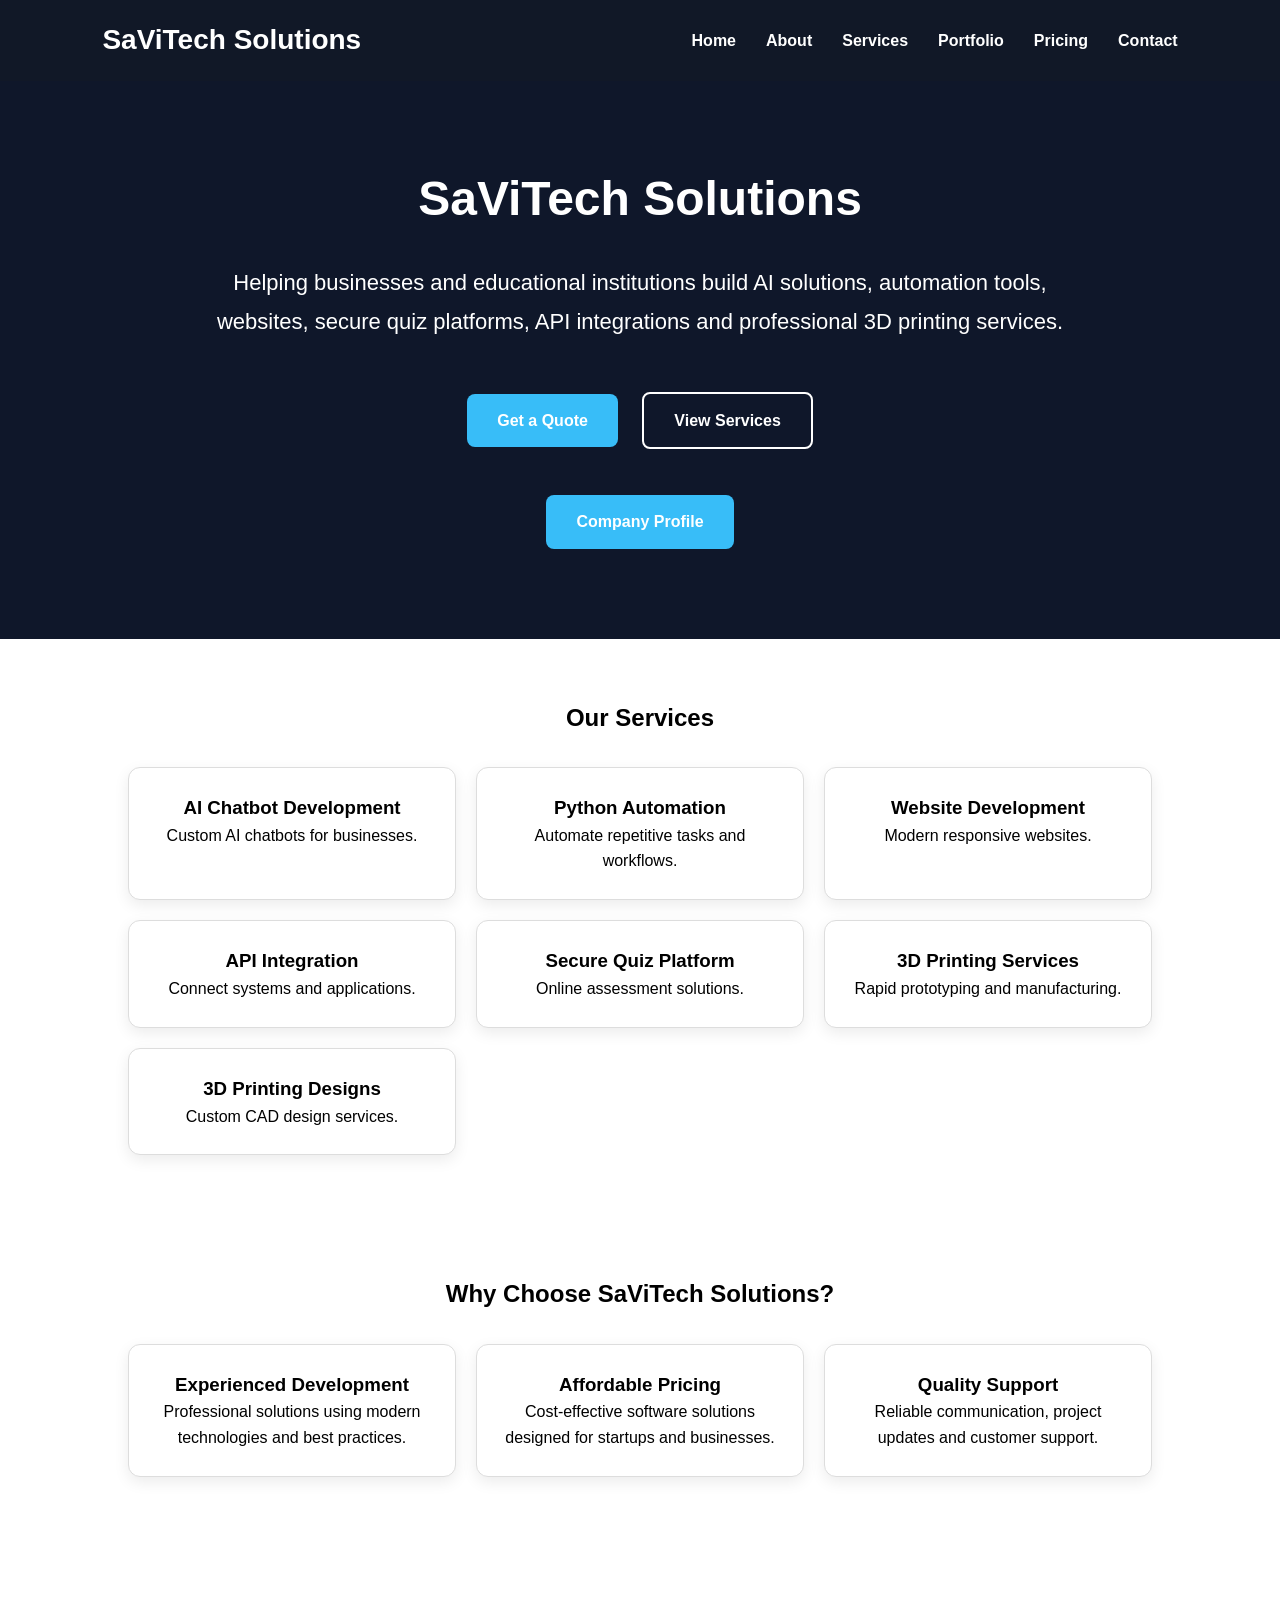
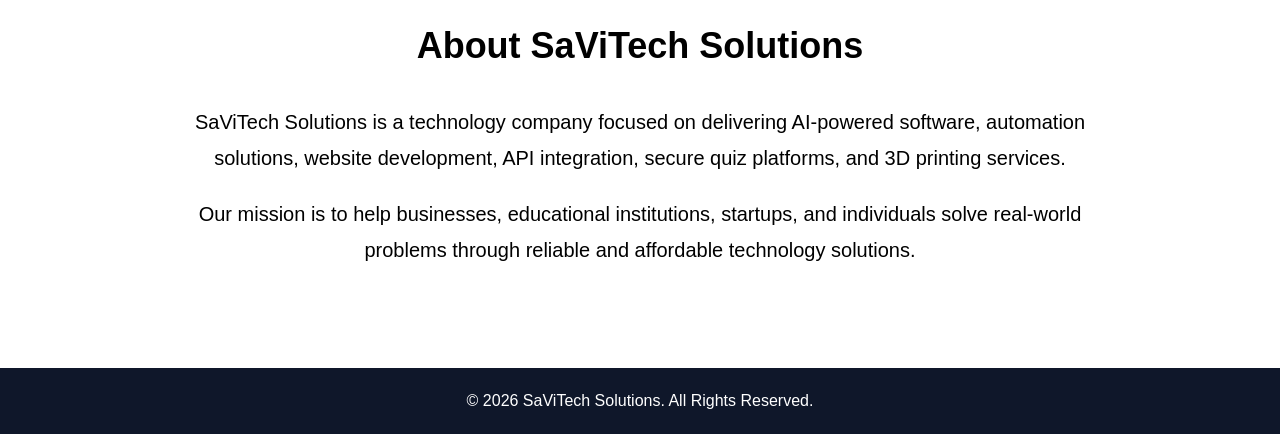
<file: index.html>
<!DOCTYPE html>
<html lang="en">

<head>
<meta charset="UTF-8">
<meta name="viewport" content="width=device-width, initial-scale=1.0">
<title>SaViTech Solutions</title>
<link rel="stylesheet" href="style.css">
</head>

<body>

<nav>

    <div class="logo">

    <a href="index.html">

        SaViTech Solutions

    </a>

    </div>

    <ul>

        <li><a href="index.html">Home</a></li>

        <li><a href="pages/about.html">About</a></li>

        <li><a href="pages/services.html">Services</a></li>

        <li><a href="pages/portfolio.html">Portfolio</a></li>

        <li><a href="pages/pricing.html">Pricing</a></li>

        <li><a href="pages/contact.html">Contact</a></li>

    </ul>

</nav>

<header>

    <h1>SaViTech Solutions</h1>

    <p class="hero-text">

        Helping businesses and educational institutions build AI solutions,
        automation tools, websites, secure quiz platforms,
        API integrations and professional 3D printing services.

    </p>

    <div class="hero-buttons">

        <a class="btn" href="pages/contact.html">
            Get a Quote
        </a>

        <a class="btn btn-outline" href="pages/services.html">
            View Services
        </a>

        <br><br>

        <a href="assets/documents/company-profile.pdf"
            class="btn secondary"
            target="_blank">
            Company Profile
        </a>

    </div>

</header>

<section>
    <h2>Our Services</h2>

    <div class="services">

        <div class="card">
            <h3>AI Chatbot Development</h3>
            <p>Custom AI chatbots for businesses.</p>
        </div>

        <div class="card">
            <h3>Python Automation</h3>
            <p>Automate repetitive tasks and workflows.</p>
        </div>

        <div class="card">
            <h3>Website Development</h3>
            <p>Modern responsive websites.</p>
        </div>

        <div class="card">
            <h3>API Integration</h3>
            <p>Connect systems and applications.</p>
        </div>

        <div class="card">
            <h3>Secure Quiz Platform</h3>
            <p>Online assessment solutions.</p>
        </div>

        <div class="card">
            <h3>3D Printing Services</h3>
            <p>Rapid prototyping and manufacturing.</p>
        </div>

        <div class="card">
            <h3>3D Printing Designs</h3>
            <p>Custom CAD design services.</p>
        </div>

    </div>
</section>

<section>

    <h2>Why Choose SaViTech Solutions?</h2>

    <div class="services">

        <div class="card">

            <h3>Experienced Development</h3>

            <p>Professional solutions using modern technologies and best practices.</p>

        </div>

        <div class="card">

            <h3>Affordable Pricing</h3>

            <p>Cost-effective software solutions designed for startups and businesses.</p>

        </div>

        <div class="card">

            <h3>Quality Support</h3>

            <p>Reliable communication, project updates and customer support.</p>

        </div>

    </div>

</section>

<section class="about">

    <h2>About SaViTech Solutions</h2>

    <p>

        SaViTech Solutions is a technology company focused on delivering
        AI-powered software, automation solutions, website development,
        API integration, secure quiz platforms, and 3D printing services.

    </p>

    <p>

        Our mission is to help businesses, educational institutions,
        startups, and individuals solve real-world problems through
        reliable and affordable technology solutions.

    </p>

</section>

<footer>
    <p>© 2026 SaViTech Solutions. All Rights Reserved.</p>
</footer>

<script src="script.js"></script>

</body>
</html>
</file>
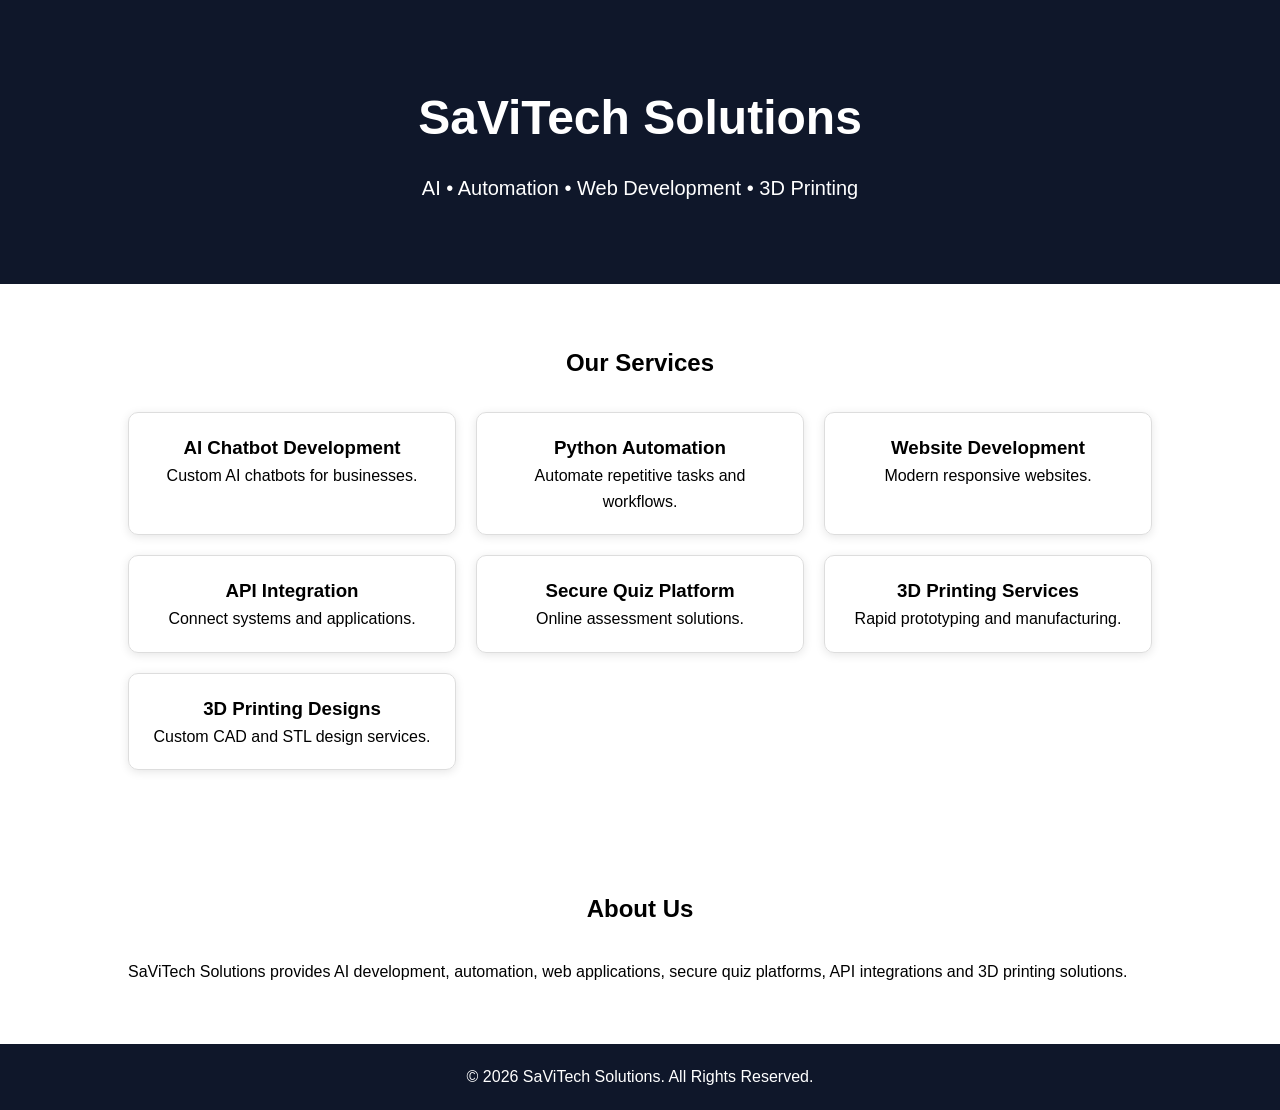
<file: website/index.html>
<!DOCTYPE html>
<html lang="en">

<head>
<meta charset="UTF-8">
<meta name="viewport" content="width=device-width, initial-scale=1.0">
<title>SaViTech Solutions</title>
<link rel="stylesheet" href="style.css">
</head>

<body>

<header>
    <h1>SaViTech Solutions</h1>
    <p>AI • Automation • Web Development • 3D Printing</p>
</header>

<section>
    <h2>Our Services</h2>

    <div class="services">

        <div class="card">
            <h3>AI Chatbot Development</h3>
            <p>Custom AI chatbots for businesses.</p>
        </div>

        <div class="card">
            <h3>Python Automation</h3>
            <p>Automate repetitive tasks and workflows.</p>
        </div>

        <div class="card">
            <h3>Website Development</h3>
            <p>Modern responsive websites.</p>
        </div>

        <div class="card">
            <h3>API Integration</h3>
            <p>Connect systems and applications.</p>
        </div>

        <div class="card">
            <h3>Secure Quiz Platform</h3>
            <p>Online assessment solutions.</p>
        </div>

        <div class="card">
            <h3>3D Printing Services</h3>
            <p>Rapid prototyping and manufacturing.</p>
        </div>

        <div class="card">
            <h3>3D Printing Designs</h3>
            <p>Custom CAD and STL design services.</p>
        </div>

    </div>
</section>

<section>
    <h2>About Us</h2>

    <p>
        SaViTech Solutions provides AI development,
        automation, web applications, secure quiz platforms,
        API integrations and 3D printing solutions.
    </p>
</section>

<footer>
    <p>© 2026 SaViTech Solutions. All Rights Reserved.</p>
</footer>

<script src="script.js"></script>

</body>
</html>
</file>
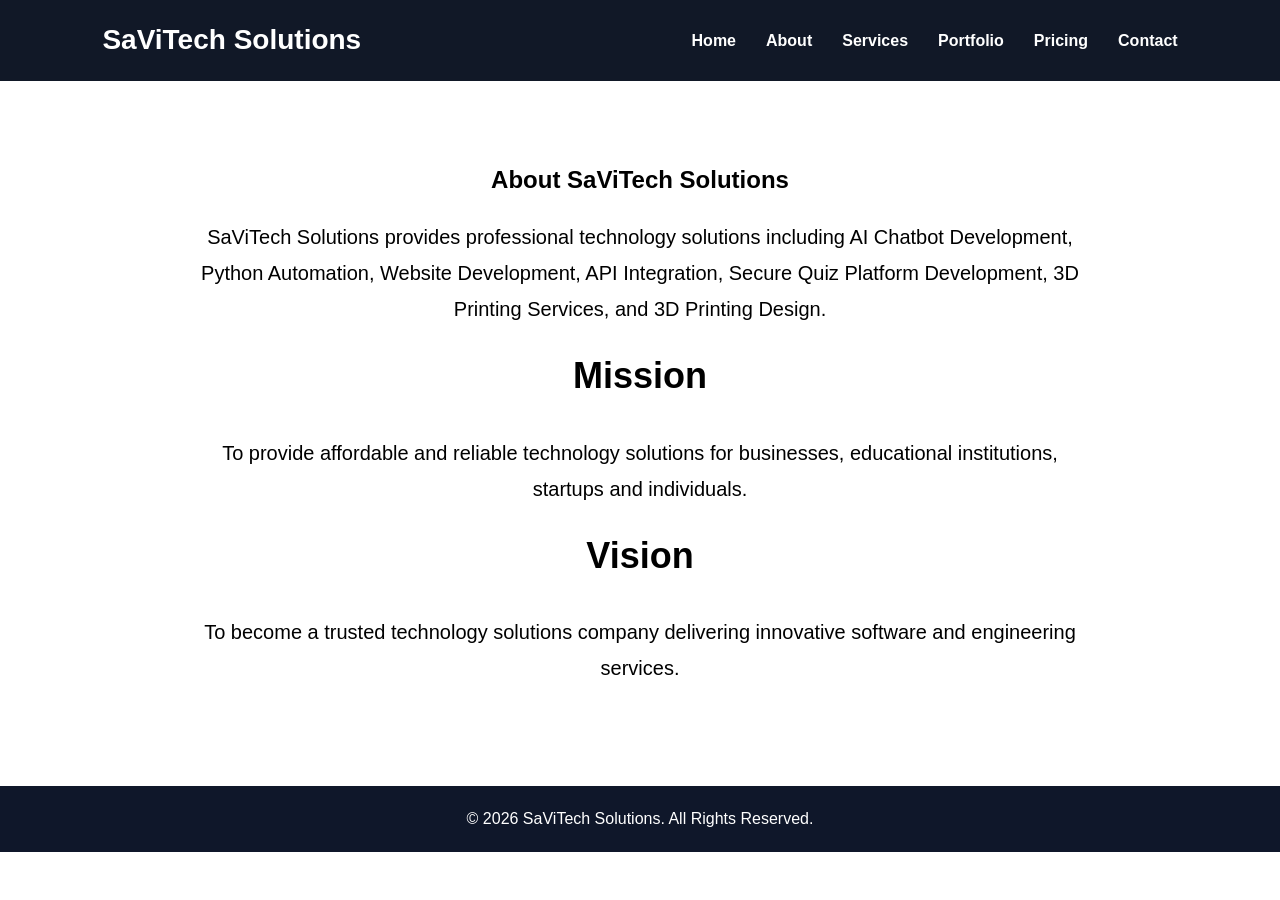
<file: pages/about.html>
<!DOCTYPE html>
<html lang="en">

<head>

<meta charset="UTF-8">

<meta name="viewport" content="width=device-width, initial-scale=1.0">

<title>About - SaViTech Solutions</title>

<link rel="stylesheet" href="../style.css">

</head>

<body>

<nav>

<div class="logo">

    <a href="../index.html">

        SaViTech Solutions

    </a>

</div>

<ul>

<li><a href="../index.html">Home</a></li>

<li><a href="about.html">About</a></li>

<li><a href="services.html">Services</a></li>

<li><a href="portfolio.html">Portfolio</a></li>

<li><a href="pricing.html">Pricing</a></li>

<li><a href="contact.html">Contact</a></li>

</ul>

</nav>

<section class="about">

<h1>About SaViTech Solutions</h1>

<p>

SaViTech Solutions provides professional technology solutions including AI Chatbot Development, Python Automation, Website Development, API Integration, Secure Quiz Platform Development, 3D Printing Services, and 3D Printing Design.

</p>

<h2>Mission</h2>

<p>

To provide affordable and reliable technology solutions for businesses, educational institutions, startups and individuals.

</p>

<h2>Vision</h2>

<p>

To become a trusted technology solutions company delivering innovative software and engineering services.

</p>

</section>

<footer>

<p>

© 2026 SaViTech Solutions. All Rights Reserved.

</p>

</footer>

</body>

</html>
</file>
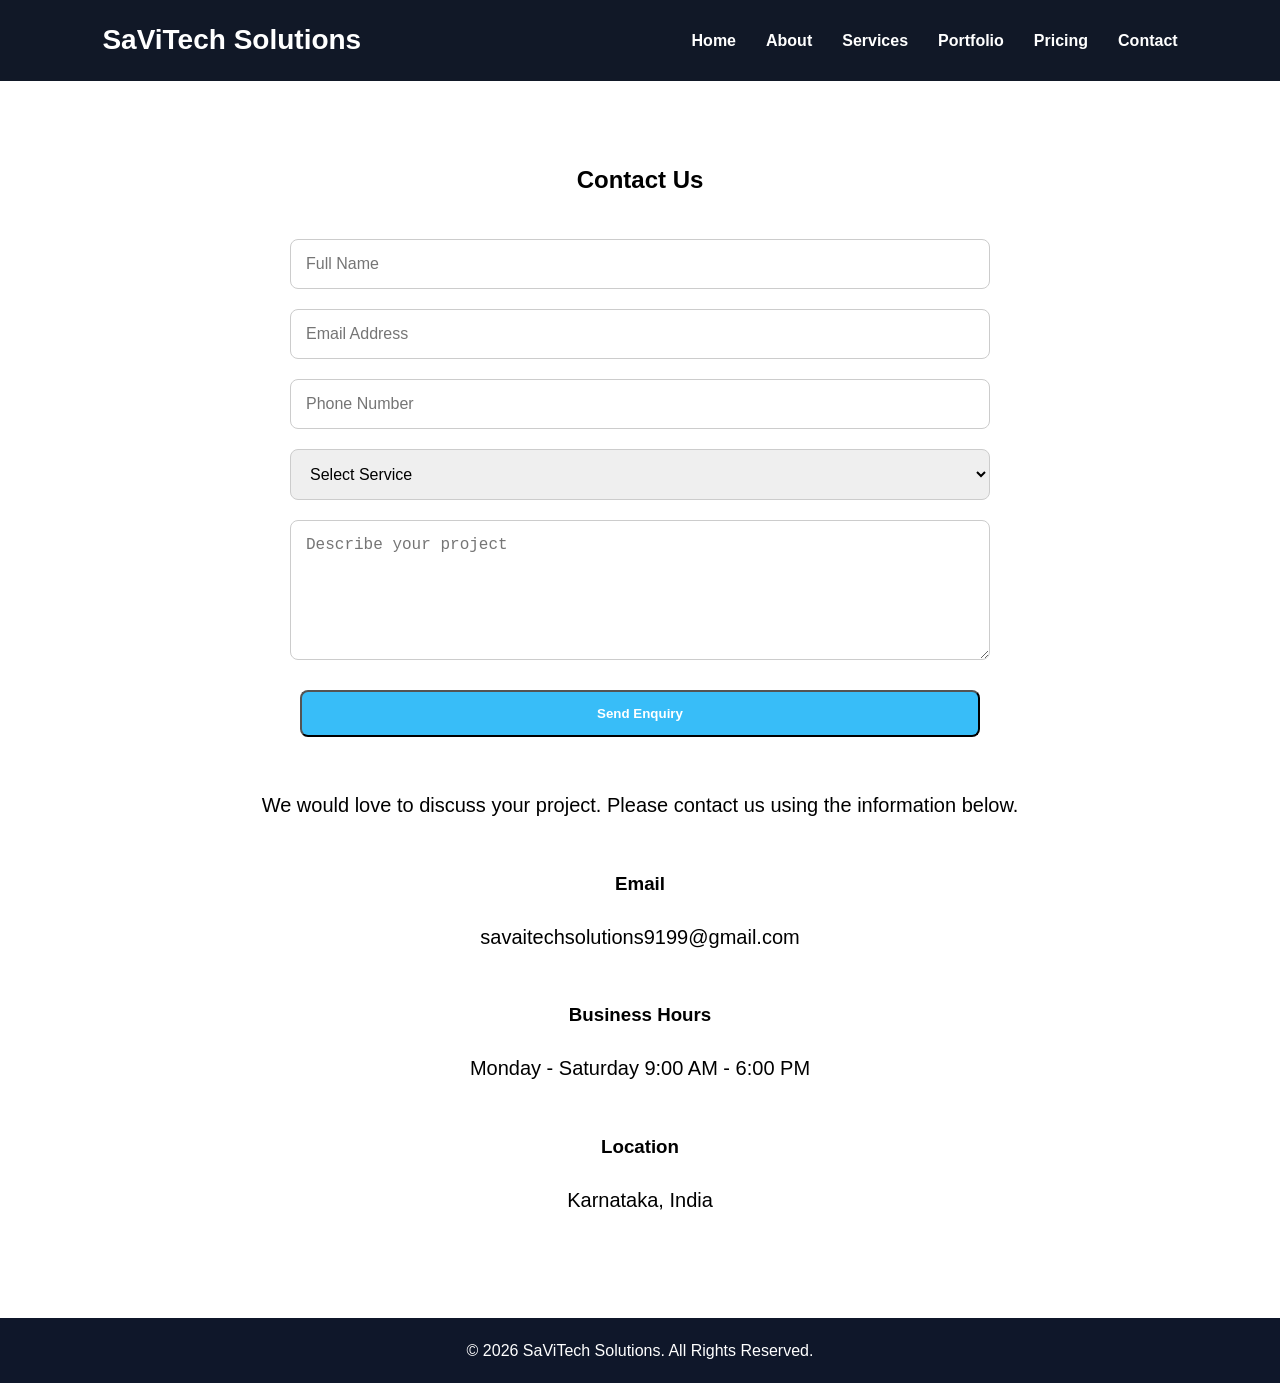
<file: pages/contact.html>
<!DOCTYPE html>

<html lang="en">

<head>

<meta charset="UTF-8">

<meta name="viewport" content="width=device-width, initial-scale=1.0">

<title>Contact - SaViTech Solutions</title>

<link rel="stylesheet" href="../style.css">

</head>

<body>

<nav>

<div class="logo">

    <a href="../index.html">

        SaViTech Solutions

    </a>

</div>

<ul>

<li><a href="../index.html">Home</a></li>
<li><a href="about.html">About</a></li>
<li><a href="services.html">Services</a></li>
<li><a href="portfolio.html">Portfolio</a></li>
<li><a href="pricing.html">Pricing</a></li>
<li><a href="contact.html">Contact</a></li>

</ul>

</nav>

<section class="about">

<h1>Contact Us</h1>
<form class="contact-form">

    <input type="text" placeholder="Full Name" required>

    <input type="email" placeholder="Email Address" required>

    <input type="tel" placeholder="Phone Number">

    <select required>

        <option value="">Select Service</option>

        <option>AI Chatbot Development</option>

        <option>Python Automation</option>

        <option>Website Development</option>

        <option>API Integration</option>

        <option>Secure Quiz Platform</option>

        <option>3D Printing Services</option>

        <option>3D Printing Designs</option>

    </select>

    <textarea
        rows="6"
        placeholder="Describe your project"
        required></textarea>

    <button class="btn" type="submit">

        Send Enquiry

    </button>

</form>

<p>

We would love to discuss your project.

Please contact us using the information below.

</p>

<br>

<h3>Email</h3>

<p>

savaitechsolutions9199@gmail.com

</p>

<br>

<h3>Business Hours</h3>

<p>

Monday - Saturday

9:00 AM - 6:00 PM

</p>

<br>

<h3>Location</h3>

<p>

Karnataka, India

</p>

</section>

<footer>

<p>

© 2026 SaViTech Solutions. All Rights Reserved.

</p>

</footer>

</body>

</html>
</file>
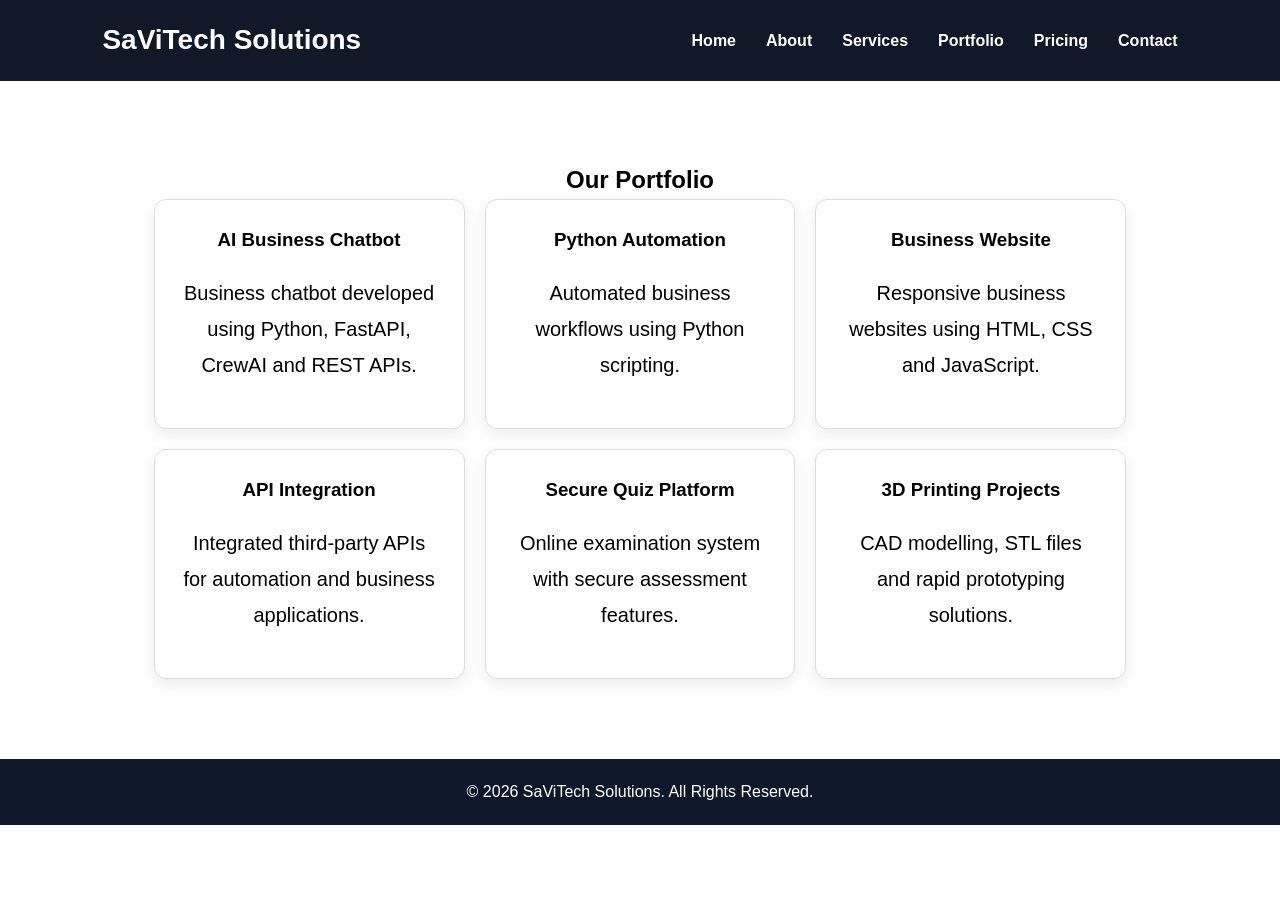
<file: pages/portfolio.html>
<!DOCTYPE html>
<html lang="en">

<head>

<meta charset="UTF-8">

<meta name="viewport" content="width=device-width, initial-scale=1.0">

<title>Portfolio - SaViTech Solutions</title>

<link rel="stylesheet" href="../style.css">

</head>

<body>

<nav>

<div class="logo">

    <a href="../index.html">

        SaViTech Solutions

    </a>

</div>

<ul>

<li><a href="../index.html">Home</a></li>
<li><a href="about.html">About</a></li>
<li><a href="services.html">Services</a></li>
<li><a href="portfolio.html">Portfolio</a></li>
<li><a href="pricing.html">Pricing</a></li>
<li><a href="contact.html">Contact</a></li>

</ul>

</nav>

<section class="about">

<h1>Our Portfolio</h1>

<div class="services">

<div class="card">

<h3>AI Business Chatbot</h3>

<p>

Business chatbot developed using Python, FastAPI, CrewAI and REST APIs.

</p>

</div>

<div class="card">

<h3>Python Automation</h3>

<p>

Automated business workflows using Python scripting.

</p>

</div>

<div class="card">

<h3>Business Website</h3>

<p>

Responsive business websites using HTML, CSS and JavaScript.

</p>

</div>

<div class="card">

<h3>API Integration</h3>

<p>

Integrated third-party APIs for automation and business applications.

</p>

</div>

<div class="card">

<h3>Secure Quiz Platform</h3>

<p>

Online examination system with secure assessment features.

</p>

</div>

<div class="card">

<h3>3D Printing Projects</h3>

<p>

CAD modelling, STL files and rapid prototyping solutions.

</p>

</div>

</div>

</section>

<footer>

<p>

© 2026 SaViTech Solutions. All Rights Reserved.

</p>

</footer>

</body>

</html>
</file>
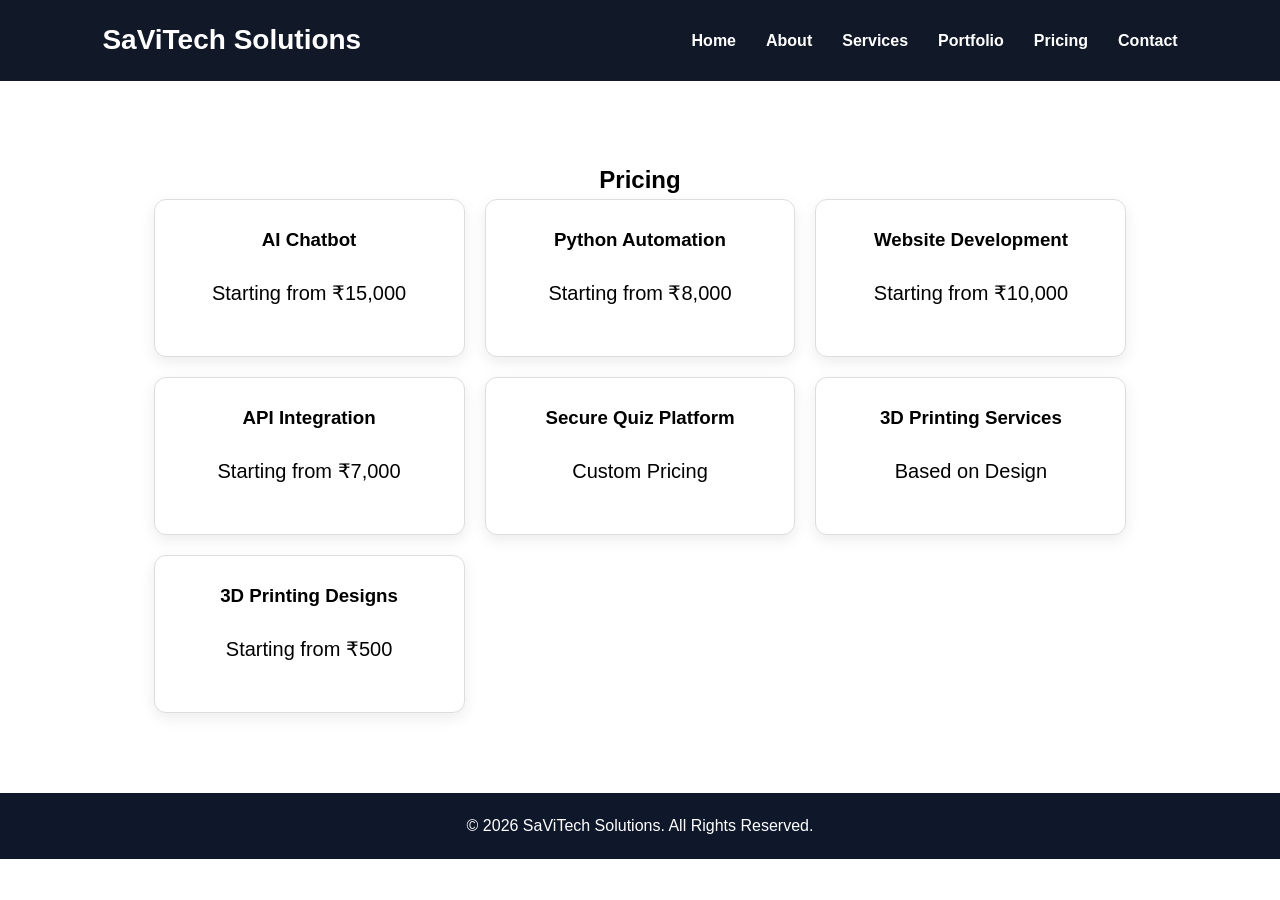
<file: pages/pricing.html>
<!DOCTYPE html>
<html lang="en">

<head>

<meta charset="UTF-8">

<meta name="viewport" content="width=device-width, initial-scale=1.0">

<title>Pricing - SaViTech Solutions</title>

<link rel="stylesheet" href="../style.css">

</head>

<body>

<nav>

<div class="logo">

    <a href="../index.html">

        SaViTech Solutions

    </a>

</div>

<ul>

<li><a href="../index.html">Home</a></li>
<li><a href="about.html">About</a></li>
<li><a href="services.html">Services</a></li>
<li><a href="portfolio.html">Portfolio</a></li>
<li><a href="pricing.html">Pricing</a></li>
<li><a href="contact.html">Contact</a></li>

</ul>

</nav>

<section class="about">

<h1>Pricing</h1>

<div class="services">

<div class="card">
<h3>AI Chatbot</h3>
<p>Starting from ₹15,000</p>
</div>

<div class="card">
<h3>Python Automation</h3>
<p>Starting from ₹8,000</p>
</div>

<div class="card">
<h3>Website Development</h3>
<p>Starting from ₹10,000</p>
</div>

<div class="card">
<h3>API Integration</h3>
<p>Starting from ₹7,000</p>
</div>

<div class="card">
<h3>Secure Quiz Platform</h3>
<p>Custom Pricing</p>
</div>

<div class="card">
<h3>3D Printing Services</h3>
<p>Based on Design</p>
</div>

<div class="card">
<h3>3D Printing Designs</h3>
<p>Starting from ₹500</p>
</div>

</div>

</section>

<footer>

<p>

© 2026 SaViTech Solutions. All Rights Reserved.

</p>

</footer>

</body>

</html>
</file>
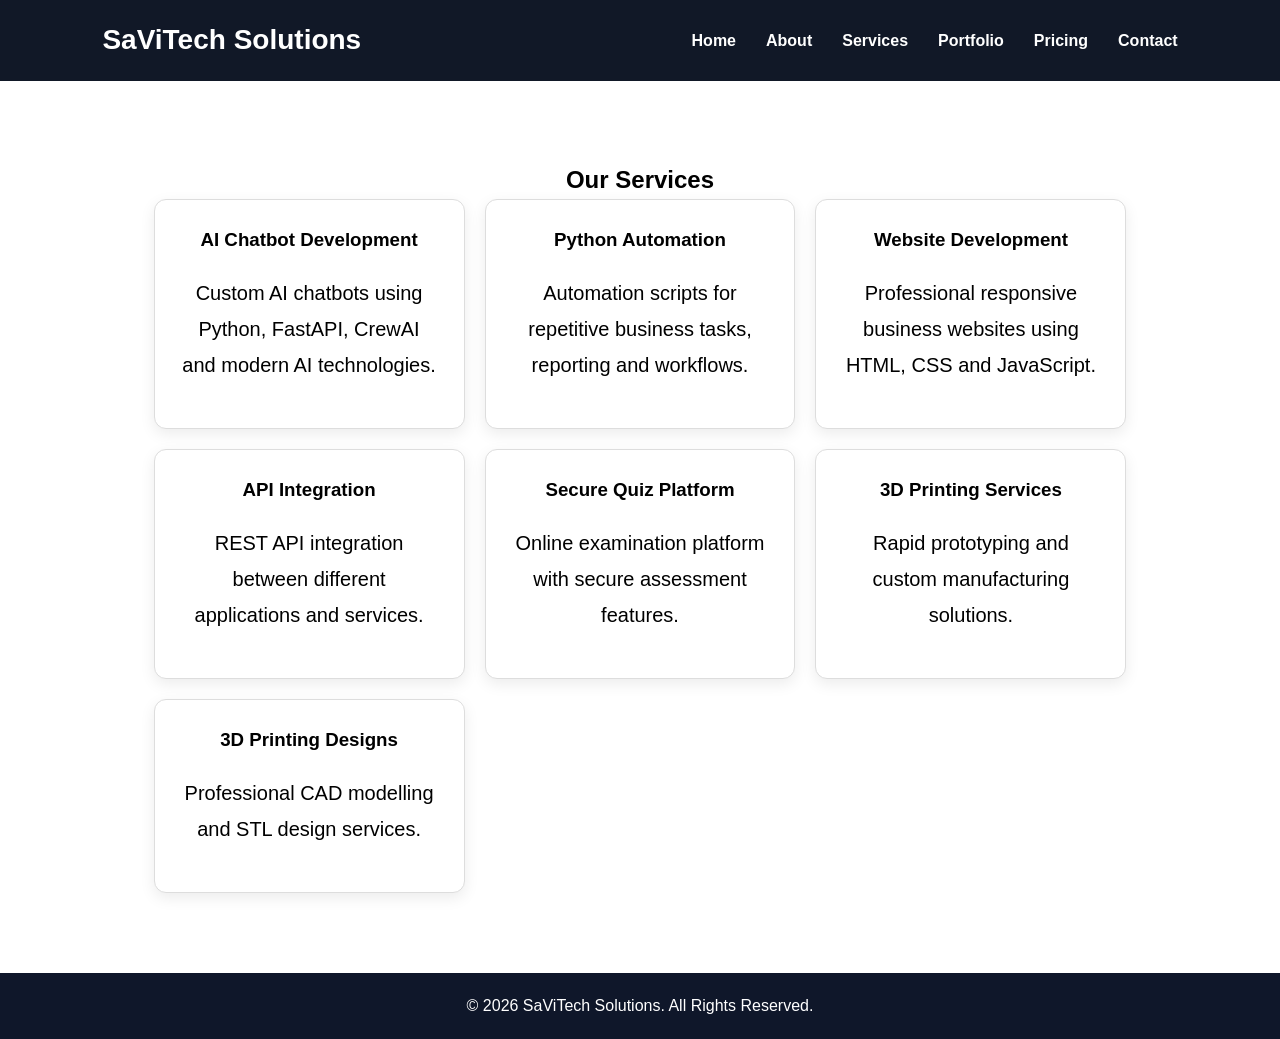
<file: pages/services.html>
<!DOCTYPE html>
<html lang="en">

<head>

<meta charset="UTF-8">

<meta name="viewport" content="width=device-width, initial-scale=1.0">

<title>Services - SaViTech Solutions</title>

<link rel="stylesheet" href="../style.css">

</head>

<body>

<nav>

<div class="logo">

    <a href="../index.html">

        SaViTech Solutions

    </a>

</div>

<ul>

<li><a href="../index.html">Home</a></li>
<li><a href="about.html">About</a></li>
<li><a href="services.html">Services</a></li>
<li><a href="portfolio.html">Portfolio</a></li>
<li><a href="pricing.html">Pricing</a></li>
<li><a href="contact.html">Contact</a></li>

</ul>

</nav>

<section class="about">

<h1>Our Services</h1>

<div class="services">

<div class="card">
<h3>AI Chatbot Development</h3>
<p>Custom AI chatbots using Python, FastAPI, CrewAI and modern AI technologies.</p>
</div>

<div class="card">
<h3>Python Automation</h3>
<p>Automation scripts for repetitive business tasks, reporting and workflows.</p>
</div>

<div class="card">
<h3>Website Development</h3>
<p>Professional responsive business websites using HTML, CSS and JavaScript.</p>
</div>

<div class="card">
<h3>API Integration</h3>
<p>REST API integration between different applications and services.</p>
</div>

<div class="card">
<h3>Secure Quiz Platform</h3>
<p>Online examination platform with secure assessment features.</p>
</div>

<div class="card">
<h3>3D Printing Services</h3>
<p>Rapid prototyping and custom manufacturing solutions.</p>
</div>

<div class="card">
<h3>3D Printing Designs</h3>
<p>Professional CAD modelling and STL design services.</p>
</div>

</div>

</section>

<footer>

<p>
© 2026 SaViTech Solutions. All Rights Reserved.
</p>

</footer>

</body>

</html>
</file>
<file: style.css>
html{
    scroll-behavior:smooth;
}

nav{

    background:#111827;

    color:white;

    display:flex;

    justify-content:space-between;

    align-items:center;

    padding:18px 8%;

}

.logo{

    font-size:28px;

    font-weight:bold;

}
.logo a{

    color:white;

    text-decoration:none;

}

nav ul{

    list-style:none;

    display:flex;

    gap:30px;

}

nav a{

    color:white;

    text-decoration:none;

    font-weight:600;

}

nav a:hover{

    color:#38bdf8;

}
*{
    margin:0;
    padding:0;
    box-sizing:border-box;
}

body{
    font-family:Arial, sans-serif;
    line-height:1.6;
}

header{
    background:#0f172a;
    color:white;
    text-align:center;
    padding:80px 20px;
}

header h1{
    font-size:48px;
}

header p{
    margin-top:15px;
    font-size:20px;
}

section{
    padding:60px 10%;
}

h2{
    text-align:center;
    margin-bottom:30px;
}

.services{
    display:grid;
    grid-template-columns:repeat(auto-fit,minmax(250px,1fr));
    gap:20px;
}

.card{

    border:1px solid #ddd;

    border-radius:12px;

    padding:25px;

    text-align:center;

    box-shadow:0 5px 15px rgba(0,0,0,0.08);

    transition:0.3s;

    cursor:pointer;

    background:white;

}

.card:hover{

    transform:translateY(-8px);

    transition:0.3s;

    box-shadow:0 12px 30px rgba(0,0,0,0.15);

}

footer{
    background:#0f172a;
    color:white;
    text-align:center;
    padding:20px;
}
.hero-text{

    max-width:900px;

    margin:25px auto;

    font-size:22px;

    line-height:1.8;

}

.hero-buttons{

    margin-top:40px;

}

.btn-primary{

    background:#38bdf8;

    color:white;

    padding:14px 30px;

    text-decoration:none;

    border-radius:8px;

    margin-right:20px;

    font-weight:bold;

}

.btn-secondary{

    border:2px solid white;

    color:white;

    padding:14px 30px;

    text-decoration:none;

    border-radius:8px;

    font-weight:bold;

}

.btn-primary:hover{

    background:#0284c7;

}

.btn-secondary:hover{

    background:white;

    color:#111827;

}

.about{

    padding:80px 12%;

    text-align:center;

}

.about h2{

    margin-bottom:30px;

    font-size:36px;

}

.about p{

    max-width:900px;

    margin:20px auto;

    font-size:20px;

    line-height:1.8;

}
.btn{

    display:inline-block;

    padding:14px 30px;

    margin:10px;

    background:#38bdf8;

    color:white;

    text-decoration:none;

    border-radius:8px;

    font-weight:bold;

    transition:0.3s;

}

.btn:hover{

    opacity:0.9;

    transform:translateY(-2px);

    transition:0.3s;

}

.btn-outline{

    background:transparent;

    border:2px solid white;

    color:white;

}

.btn-outline:hover{

    background:white;

    color:#0f172a;

}
.contact-form{

    max-width:700px;

    margin:40px auto;

    display:flex;

    flex-direction:column;

    gap:20px;

}

.contact-form input,

.contact-form select,

.contact-form textarea{

    padding:15px;

    border:1px solid #ccc;

    border-radius:8px;

    font-size:16px;

}

.contact-form textarea{

    resize:vertical;

}

nav a:hover{

    color:#4db8ff;

    transition:0.3s;

}
</file>
<file: website/style.css>
*{
    margin:0;
    padding:0;
    box-sizing:border-box;
}

body{
    font-family:Arial, sans-serif;
    line-height:1.6;
}

header{
    background:#0f172a;
    color:white;
    text-align:center;
    padding:80px 20px;
}

header h1{
    font-size:48px;
}

header p{
    margin-top:15px;
    font-size:20px;
}

section{
    padding:60px 10%;
}

h2{
    text-align:center;
    margin-bottom:30px;
}

.services{
    display:grid;
    grid-template-columns:repeat(auto-fit,minmax(250px,1fr));
    gap:20px;
}

.card{
    border:1px solid #ddd;
    border-radius:10px;
    padding:20px;
    text-align:center;
    box-shadow:0 2px 10px rgba(0,0,0,0.1);
}

footer{
    background:#0f172a;
    color:white;
    text-align:center;
    padding:20px;
}
</file>
